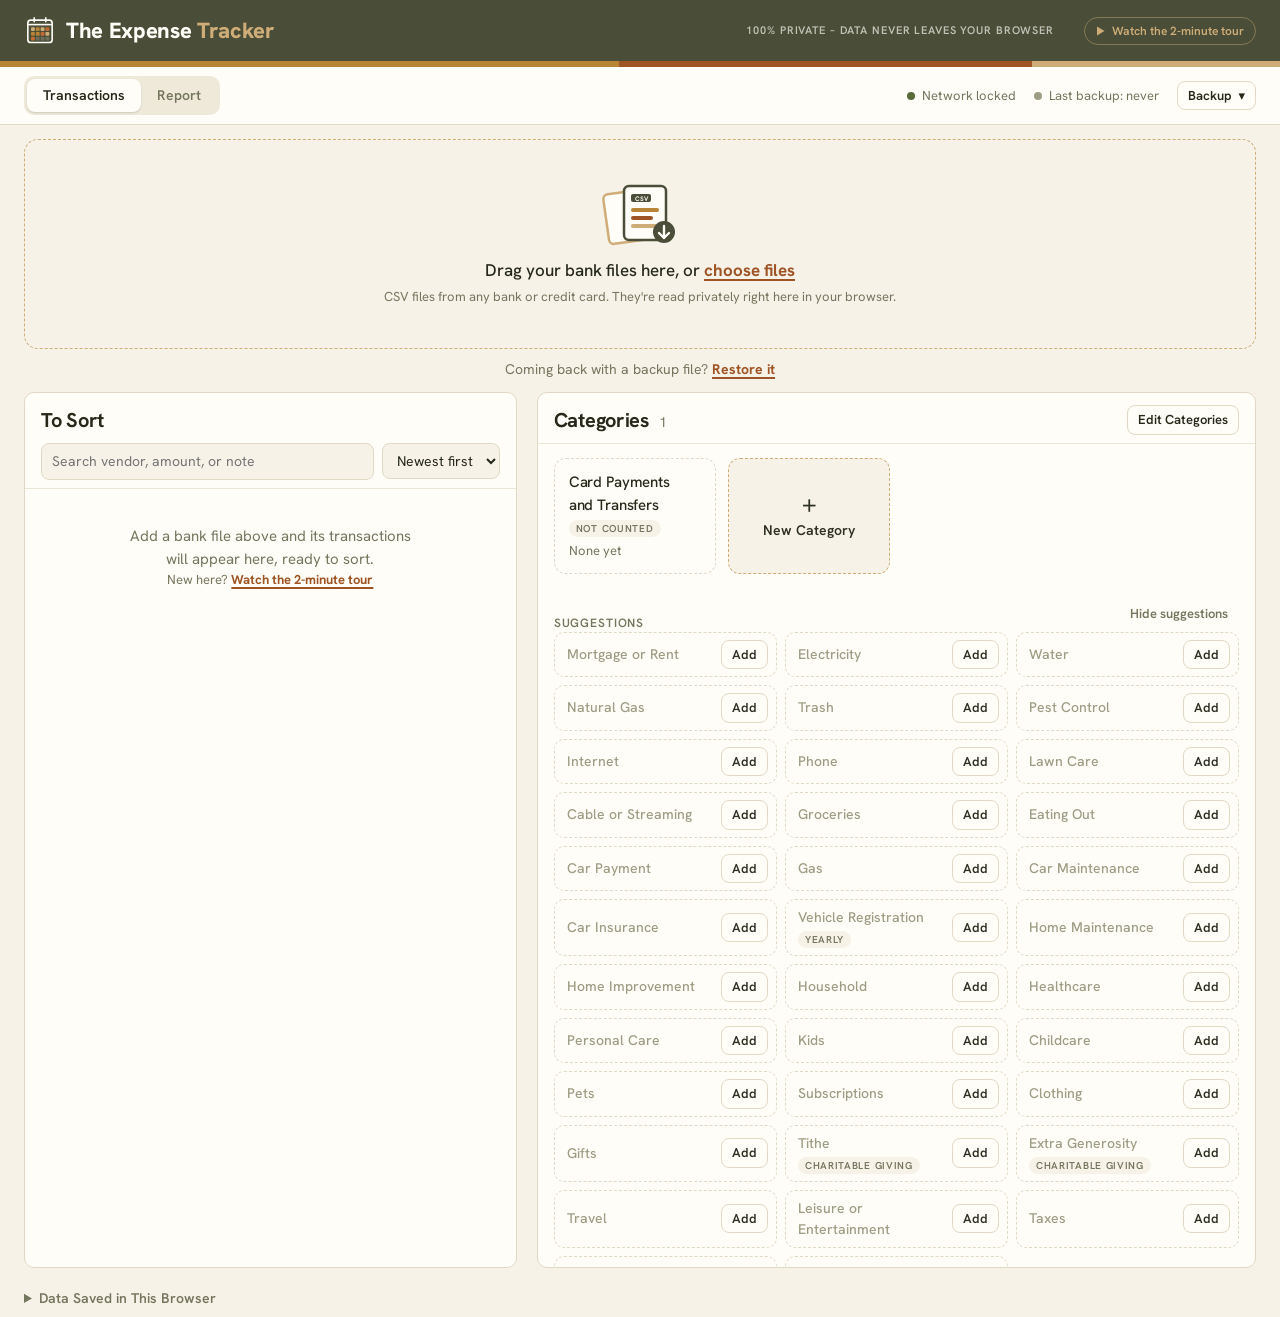
<file: index.html>
<!doctype html>
<html lang="en">
<head>
<meta charset="utf-8">
<!-- Network lock: this page may load only its own files and may not contact any server. -->
<meta http-equiv="Content-Security-Policy" content="default-src 'none'; script-src 'self'; style-src 'self'; font-src 'self'; img-src 'self' data: blob:; connect-src 'none'; worker-src 'none'; form-action 'none'; base-uri 'none'; object-src 'none'; require-trusted-types-for 'script'; trusted-types exceljs xml-reader">
<meta name="referrer" content="no-referrer">
<meta name="viewport" content="width=device-width, initial-scale=1, viewport-fit=cover">
<title>The Expense Tracker</title>
<link rel="icon" href="img/icon.svg" type="image/svg+xml">
<link rel="stylesheet" href="css/app.css">
<script type="module" src="js/app.js"></script>
</head>
<body>
<header class="app-header">
  <h1 class="wordmark">
    <svg class="logo" width="32" height="32" viewBox="0 0 100 100" aria-hidden="true" focusable="false"><rect x="12" y="16" width="76" height="70" rx="9" fill="none" stroke="#FFFDF7" stroke-width="5"/><path d="M12 30 H88" stroke="#FFFDF7" stroke-width="5"/><g stroke="#FFFDF7" stroke-width="5" stroke-linecap="round"><path d="M32 9 V21"/><path d="M68 9 V21"/></g><rect x="22" y="38" width="12" height="12" rx="2.5" fill="#CFAD78"/><rect x="37" y="38" width="12" height="12" rx="2.5" fill="#B88435"/><rect x="52" y="38" width="12" height="12" rx="2.5" fill="#CFAD78"/><rect x="67" y="38" width="12" height="12" rx="2.5" fill="#C26A35"/><rect x="22" y="53" width="12" height="12" rx="2.5" fill="#B88435"/><rect x="37" y="53" width="12" height="12" rx="2.5" fill="#B88435"/><rect x="52" y="53" width="12" height="12" rx="2.5" fill="#C26A35"/><rect x="67" y="53" width="12" height="12" rx="2.5" fill="#CFAD78"/><rect x="22" y="68" width="12" height="12" rx="2.5" fill="#C26A35"/><rect x="37" y="68" width="12" height="12" rx="2.5" fill="#FFFDF7" fill-opacity="0.18"/><rect x="52" y="68" width="12" height="12" rx="2.5" fill="#FFFDF7" fill-opacity="0.18"/><rect x="67" y="68" width="12" height="12" rx="2.5" fill="#FFFDF7" fill-opacity="0.18"/></svg>
    <span class="wm-text">The Expense <span>Tracker</span></span>
  </h1>
  <p class="privacy-tag">100% private – Data never leaves your browser</p>
  <a class="tour-link" href="tour.html" target="_blank" rel="noopener noreferrer"><svg width="12" height="12" viewBox="0 0 12 12" aria-hidden="true" focusable="false"><path d="M3 1.5 L10.5 6 L3 10.5 Z" fill="currentColor"/></svg>Watch the 2-minute tour</a>
</header>
<div class="ribbon" aria-hidden="true"><span class="r-ochre"></span><span class="r-rust"></span><span class="r-sand"></span></div>

<div class="toolbar">
  <nav class="page-switch" aria-label="Pages">
    <button type="button" class="seg-btn" data-page="transactions" aria-current="page">Transactions</button>
    <button type="button" class="seg-btn" data-page="report">Report</button>
  </nav>
  <div class="status" role="status" aria-live="polite">
    <span class="status-item"><span class="dot" id="net-dot"></span><span id="net-text">Checking network lock…</span></span>
    <span class="status-item" id="persist-item" hidden><span class="dot" id="persist-dot"></span><span id="persist-text"></span></span>
    <span class="status-item"><span class="dot" id="backup-dot"></span><span id="backup-text">Last backup: never</span></span>
  </div>
  <div class="menu-wrap">
    <button type="button" class="btn btn-small menu-btn" id="backup-menu-btn" aria-haspopup="menu" aria-expanded="false" aria-controls="backup-menu">Backup <span aria-hidden="true">▾</span></button>
    <div class="menu" id="backup-menu" role="menu" hidden>
      <button type="button" role="menuitem" class="menu-item" id="backup-btn">Save backup<span class="menu-note">An Excel file of your report and transactions that can also restore everything</span></button>
      <button type="button" role="menuitem" class="menu-item" id="restore-btn">Restore from backup<span class="menu-note">Load a backup file you saved earlier</span></button>
    </div>
    <input type="file" id="restore-input" accept=".xlsx,.json,application/vnd.openxmlformats-officedocument.spreadsheetml.sheet,application/json" class="visually-hidden" tabindex="-1">
  </div>
</div>

<div class="banners" id="banners"></div>

<div id="page-transactions">
<section class="accounts-bar" aria-labelledby="import-heading" id="import-section">
  <div class="accounts-head" id="accounts-head" hidden>
    <h2 id="import-heading" class="zone-title">Accounts</h2>
    <div class="account-chips" id="account-chips"></div>
    <button type="button" class="btn btn-quiet btn-small" id="manage-toggle" aria-expanded="false" aria-controls="accounts-manage" hidden>Manage accounts</button>
  </div>
  <div class="import-zone" id="import-zone">
    <svg class="zone-art" width="84" height="64" viewBox="0 0 84 64" aria-hidden="true" focusable="false">
      <rect x="8" y="10" width="40" height="50" rx="5" fill="#FFFDF7" stroke="#CFAD78" stroke-width="2.5" transform="rotate(-8 28 35)"/>
      <rect x="26" y="4" width="42" height="54" rx="5" fill="#FFFDF7" stroke="#4A4D37" stroke-width="2.5"/>
      <rect x="33" y="12" width="20" height="8" rx="2" fill="#4A4D37"/>
      <text x="43" y="18.6" text-anchor="middle" font-family="Hanken Grotesk, sans-serif" font-size="6.5" font-weight="700" fill="#FFFDF7">CSV</text>
      <rect x="33" y="26" width="28" height="4" rx="2" fill="#B88435"/>
      <rect x="33" y="34" width="22" height="4" rx="2" fill="#9E5424"/>
      <rect x="33" y="42" width="26" height="4" rx="2" fill="#CFAD78"/>
      <circle cx="66" cy="50" r="11" fill="#4A4D37"/>
      <path d="M66 44 V56 M61 51 L66 56 L71 51" stroke="#FFFDF7" stroke-width="2.4" fill="none" stroke-linecap="round" stroke-linejoin="round"/>
    </svg>
    <div class="zone-copy">
      <p class="zone-text">Drag your bank files here, or <button type="button" class="zone-link" id="import-choose">choose files</button></p>
      <p class="zone-sub">CSV files from any bank or credit card. They're read privately right here in your browser.</p>
    </div>
    <input type="file" id="import-input" accept=".csv,.txt,.tsv,text/csv" multiple class="visually-hidden" tabindex="-1">
  </div>
  <p class="restore-hint" id="restore-hint" hidden>Coming back with a backup file? <button type="button" class="zone-link" id="restore-hint-btn">Restore it</button></p>
  <div class="review" id="import-review" hidden></div>
  <div class="result" id="import-result" hidden></div>
  <div id="accounts-manage" hidden>
    <p class="lede small">Rename an account by editing its name. Files are read here in your browser and never uploaded anywhere.</p>
    <div class="accounts" id="accounts-list"></div>
  </div>
  <div class="dup-review" id="dup-review" hidden></div>
</section>

<main class="workspace" id="workspace">
  <section class="column inbox-col" aria-labelledby="inbox-heading">
    <div class="col-head">
      <div class="col-title">
        <h2 id="inbox-heading">To Sort</h2>
        <span class="col-count" id="inbox-count"></span>
        <div class="year-tabs" id="year-tabs" role="tablist" aria-label="Year"></div>
      </div>
      <div class="inbox-tools">
        <label class="search">
          <span class="visually-hidden">Search transactions</span>
          <input type="search" id="inbox-search" placeholder="Search vendor, amount, or note" autocomplete="off">
        </label>
        <label class="sort">
          <span class="visually-hidden">Sort</span>
          <select id="inbox-sort">
            <option value="newest">Newest first</option>
            <option value="oldest">Oldest first</option>
            <option value="az">Vendor A–Z</option>
            <option value="za">Vendor Z–A</option>
          </select>
        </label>
      </div>
      <div class="selection-bar" id="selection-bar"></div>
    </div>
    <div class="inbox" id="inbox" role="list" aria-labelledby="inbox-heading"></div>
  </section>

  <section class="column cats-col" aria-labelledby="cats-heading">
    <div class="col-head">
      <div class="col-title">
        <h2 id="cats-heading">Categories</h2>
        <span class="col-count" id="cats-count"></span>
        <div class="page-switch order-switch" id="order-switch" role="group" aria-label="Category order" hidden>
          <button type="button" class="seg-btn" data-order="mine" aria-pressed="true">My Order</button>
          <button type="button" class="seg-btn" data-order="az" aria-pressed="false">A–Z</button>
        </div>
        <button type="button" class="btn btn-small edit-cats" id="edit-cats" aria-pressed="false" hidden>Edit Categories</button>
      </div>
    </div>
    <div class="cat-scroll">
      <div class="cat-grid" id="cat-grid"></div>
      <div class="suggestions" id="suggestions" hidden></div>
    </div>
  </section>
</main>
</div>

<main class="report-page" id="page-report" hidden>
  <div id="report-root"></div>
</main>

<details class="data-panel" id="data-panel">
  <summary>Data Saved in This Browser</summary>
  <div class="data-body">
    <p class="lede">Everything you add stays in this browser on this computer. A backup file is your copy to keep.</p>
    <div class="counts">
      <div class="count"><div class="label">Accounts</div><div class="value" id="count-accounts">0</div></div>
      <div class="count"><div class="label">Transactions</div><div class="value" id="count-transactions">0</div></div>
      <div class="count"><div class="label">Categories</div><div class="value" id="count-categories">0</div></div>
      <div class="count"><div class="label">Sorted</div><div class="value" id="count-sorted">0%</div></div>
    </div>

    <div class="confirm" id="restore-confirm" hidden>
      <p id="restore-summary"></p>
      <p>Restoring replaces everything currently saved in this browser.</p>
      <div class="actions">
        <button type="button" class="btn btn-danger" id="restore-yes">Replace my data</button>
        <button type="button" class="btn" id="restore-no">Cancel</button>
      </div>
    </div>

    <h3 class="tools-title">Delete Your Data</h3>
    <p class="lede small">Removes every account, transaction, and category from this browser, for example when you're done using a shared computer. Save a backup first if you might want them later.</p>
    <div class="tools">
      <button type="button" class="btn" id="demo-btn" hidden>Load demo data</button>
      <button type="button" class="btn" id="erase-btn">Delete all data from this browser</button>
    </div>
    <div class="confirm" id="erase-confirm" hidden>
      <p>Delete every account, transaction, and category saved in this browser? This can't be undone unless you have a backup.</p>
      <div class="actions">
        <button type="button" class="btn btn-danger" id="erase-yes">Delete everything</button>
        <button type="button" class="btn" id="erase-no">Cancel</button>
      </div>
    </div>
  </div>
</details>

<div class="toast" id="toast" role="status" aria-live="polite" hidden></div>
</body>
</html>
</file>
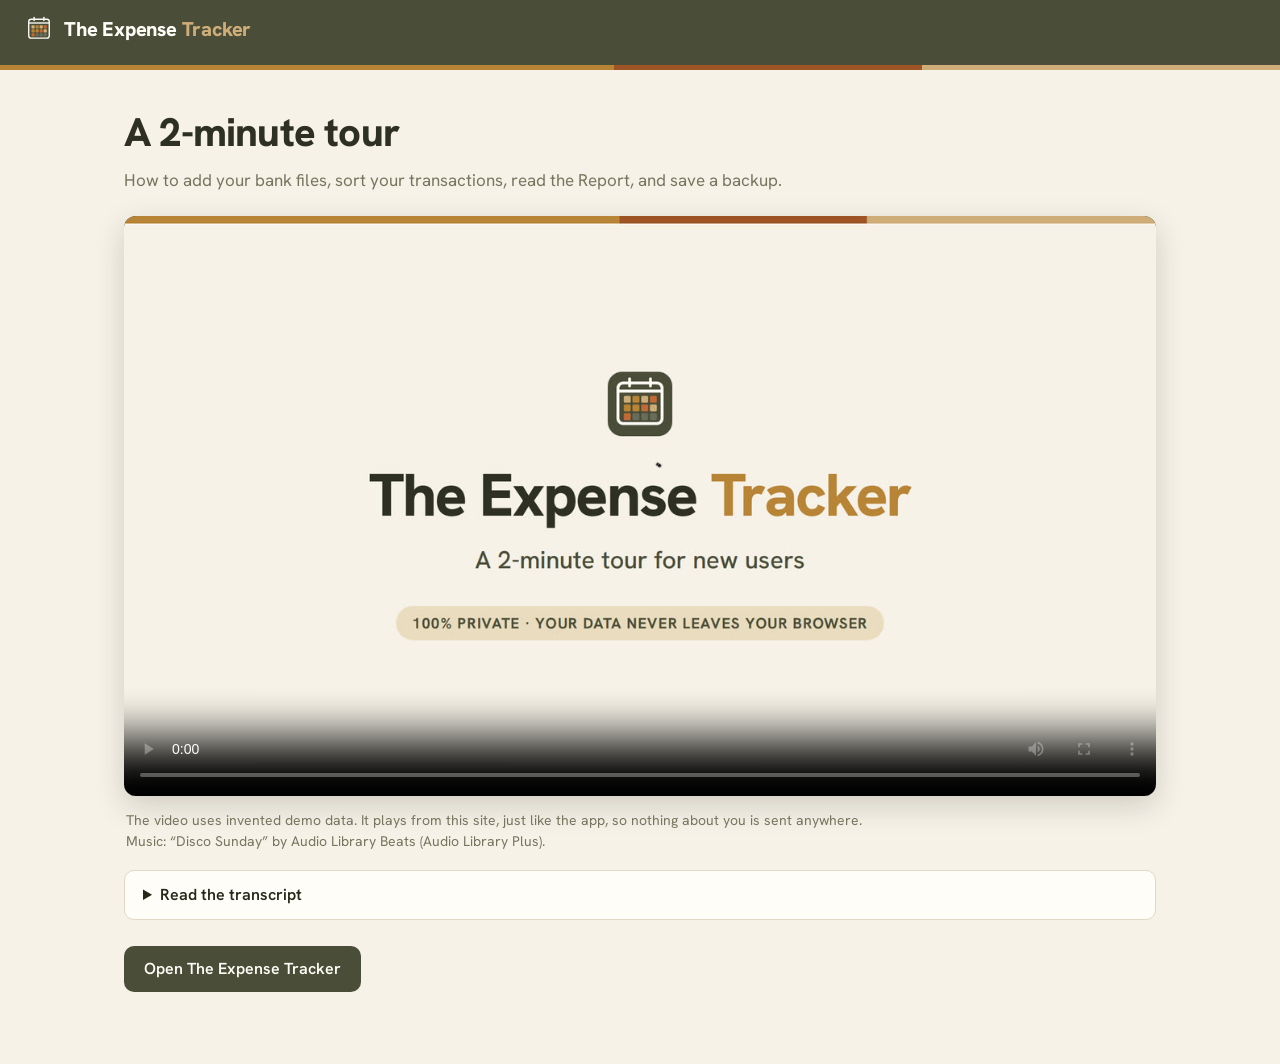
<file: tour.html>
<!doctype html>
<html lang="en">
<head>
<meta charset="utf-8">
<!-- Like the app, this page loads only its own files and contacts no other server. It may also play the tour video. -->
<meta http-equiv="Content-Security-Policy" content="default-src 'none'; style-src 'self'; font-src 'self'; img-src 'self'; media-src 'self'; form-action 'none'; base-uri 'none'; object-src 'none'">
<meta name="referrer" content="no-referrer">
<meta name="viewport" content="width=device-width, initial-scale=1, viewport-fit=cover">
<title>Tour · The Expense Tracker</title>
<link rel="icon" href="img/icon.svg" type="image/svg+xml">
<link rel="stylesheet" href="css/tour.css">
</head>
<body>
<header class="tour-head">
  <a class="tour-brand" href="./"><img src="img/icon.svg" width="30" height="30" alt=""><span class="tour-name">The Expense <span>Tracker</span></span></a>
</header>
<div class="tour-ribbon" aria-hidden="true"><span></span><span></span><span></span></div>
<main class="tour-main">
  <h1>A 2-minute tour</h1>
  <p class="lede">How to add your bank files, sort your transactions, read the Report, and save a backup.</p>
  <video controls preload="metadata" playsinline poster="media/tour-poster.jpg" width="1920" height="1080">
    <source src="media/tour.mp4" type="video/mp4">
    Your browser can't play this video. <a href="media/tour.mp4">Download it</a> instead.
  </video>
  <p class="note">The video uses invented demo data. It plays from this site, just like the app, so nothing about you is sent anywhere.<br>Music: “Disco Sunday” by Audio Library Beats (Audio Library Plus).</p>
  <details class="steps">
    <summary>Read the transcript</summary>
    <ol>
        <li>Welcome to The Expense Tracker. Everything you do here stays in your browser. The network is locked, so your financial data is never sent anywhere.</li>
        <li>To get started, download CSV files from your bank and credit card websites.</li>
        <li>Choose a file, and the app reads it right here in your browser and shows you a preview. Give the account a name, and add it.</li>
        <li>Add your other accounts the same way.</li>
        <li>When you pay a card from your checking account, the app matches up the two sides for you.</li>
        <li>Next, set up your categories. You can add suggestions with one click,</li>
        <li>or create your own.</li>
        <li>Every category has a type. Click the i button to see what each one means.</li>
        <li>Income is money you earn. Charitable giving is donations and tithes.</li>
        <li>Outbound savings is money you move out of your regular cash flow ecosystem, into retirement or long-term savings accounts.</li>
        <li>Spending is your everyday expenses. Sort refunds here too, so they offset what you spent.</li>
        <li>Reimbursable is for costs that someone pays you back for. And Not counted is for card payments and transfers between your own accounts, so they don&#x27;t get counted twice as spending.</li>
        <li>Pick the type from the dropdown, then add the category.</li>
        <li>Now for the sorting. Just drag a transaction into its category.</li>
        <li>To move a bunch at once, search for them, select them all, and move them together.</li>
        <li>You can also click one, then shift-click another to select everything in between.</li>
        <li>Click any category to see what&#x27;s inside.</li>
        <li>And switch to A to Z when you want to find a category quickly.</li>
        <li>Keep going until everything is sorted. Then open your Report.</li>
        <li>The Report shows every month, with totals and monthly averages.</li>
        <li>The Snapshot sums up your income, giving, savings, spending, and net.</li>
        <li>Click any amount to see the transactions behind it.</li>
        <li>If a cost only shows up now and then, the app asks about it, so your averages stay realistic.</li>
        <li>Your progress saves automatically in this browser. Just bookmark the site, and come back in the same browser each time. For extra peace of mind, you can also save a backup. It&#x27;s an Excel file of your report that can restore everything.</li>
        <li>You&#x27;re ready to go. Happy sorting!</li>
    </ol>
  </details>
  <p class="cta"><a class="btn-primary" href="./">Open The Expense Tracker</a></p>
</main>
</body>
</html>
</file>
<file: css/app.css>
/* The Expense Tracker — app styles.
   Layout concept: a calm cream workspace; a slim olive header, a status strip,
   then the working area (inbox left, categories right from stage 3 on).
   Single deliberate light look built on the Marigold brand palette. */

@font-face {
  font-family: "Hanken Grotesk";
  src: url("../fonts/hanken-grotesk-latin-400-normal.woff2") format("woff2");
  font-weight: 400;
  font-display: swap;
}
@font-face {
  font-family: "Hanken Grotesk";
  src: url("../fonts/hanken-grotesk-latin-500-normal.woff2") format("woff2");
  font-weight: 500;
  font-display: swap;
}
@font-face {
  font-family: "Hanken Grotesk";
  src: url("../fonts/hanken-grotesk-latin-600-normal.woff2") format("woff2");
  font-weight: 600;
  font-display: swap;
}
@font-face {
  font-family: "Hanken Grotesk";
  src: url("../fonts/hanken-grotesk-latin-700-normal.woff2") format("woff2");
  font-weight: 700;
  font-display: swap;
}

@font-face {
  font-family: "Hanken Grotesk";
  src: url("../fonts/hanken-grotesk-latin-800-normal.woff2") format("woff2");
  font-weight: 800;
  font-display: swap;
}

:root {
  /* Brand */
  --olive: #4A4D37;
  --olive-deep: #2E3023;
  --ochre: #B88435;
  --rust: #9E5424;
  --sand: #CFAD78;
  --sand-soft: #EADCBC;
  /* Surfaces and text */
  --paper: #F6F2E8;
  --card: #FFFDF7;
  --ink: #262819;
  --muted: #75765E;
  --faint: #9D9D85;
  --line: #E0D9C5;
  --line-soft: #ECE6D4;
  /* Status */
  --good: #5A6B3B;
  --good-bg: #E9EDDD;
  --warn: #8A5E1C;
  --warn-bg: #F6E7C8;
  --alert: #9E5424;
  --alert-bg: #F5E1D3;
  /* Type */
  --display: "Hanken Grotesk", "Segoe UI", system-ui, -apple-system, sans-serif;
  --body: "Hanken Grotesk", "Segoe UI", system-ui, -apple-system, sans-serif;
  --radius: 10px;
  color-scheme: light;
}

* { box-sizing: border-box; }

html, body { height: 100%; }

body {
  margin: 0;
  background: var(--paper);
  color: var(--ink);
  font-family: var(--body);
  font-size: 15px;
  line-height: 1.5;
}

button, input, select { font: inherit; color: inherit; }

:focus-visible { outline: 2px solid var(--ochre); outline-offset: 2px; }

[hidden] { display: none !important; }

.visually-hidden {
  position: absolute; width: 1px; height: 1px; overflow: hidden;
  clip: rect(0 0 0 0); white-space: nowrap;
}

/* Header */
.app-header {
  background: var(--olive);
  color: var(--card);
  padding-block: 14px;
  padding-inline: 24px;
  display: flex;
  flex-wrap: wrap;
  align-items: center;
  justify-content: space-between;
  gap: 12px;
}
.wordmark {
  font-family: var(--display);
  font-size: 22px;
  font-weight: 800;
  margin: 0;
  letter-spacing: -0.015em;
}
.wordmark { display: flex; align-items: center; gap: 10px; }
.wordmark .logo { flex: none; }
.wm-text span { color: var(--sand); }

/* Brand ribbon under the header: ochre, rust, sand, echoing the arc logo */
.ribbon { display: flex; height: 6px; }
.ribbon span { display: block; }
.r-ochre { flex: 3; background: var(--ochre); }
.r-rust { flex: 2; background: var(--rust); }
.r-sand { flex: 1.2; background: var(--sand); }
.privacy-tag {
  margin: 0 0 0 auto; font-size: 11px; font-weight: 600; letter-spacing: 0.08em; text-transform: uppercase;
  color: rgba(255, 253, 247, 0.66); white-space: nowrap;
}

.tour-link {
  margin-left: 18px; display: inline-flex; align-items: center; gap: 6px; font-size: 12px; font-weight: 600;
  color: var(--sand); text-decoration: none; white-space: nowrap; border: 1px solid rgba(207, 173, 120, 0.45); border-radius: 999px; padding: 4px 11px 4px 9px;
}
.tour-link:hover { color: var(--card); border-color: var(--sand); }
.tour-link:focus-visible { outline: 2px solid var(--sand); outline-offset: 2px; }

/* Buttons */
.btn {
  border: 1px solid var(--line);
  background: var(--card);
  color: var(--ink);
  border-radius: 8px;
  padding: 7px 14px;
  font-weight: 600;
  font-size: 14px;
  cursor: pointer;
}
.btn:hover { border-color: var(--sand); }
.btn-on-dark {
  background: transparent;
  color: var(--card);
  border-color: rgba(255, 253, 247, 0.35);
}
.btn-on-dark:hover { border-color: var(--sand); background: rgba(255, 253, 247, 0.08); }
.btn-primary { background: var(--olive); color: var(--card); border-color: var(--olive); }
.btn-primary:hover { background: var(--olive-deep); border-color: var(--olive-deep); }
.btn-danger { background: var(--rust); color: var(--card); border-color: var(--rust); }
.btn-danger:hover { background: #84451D; border-color: #84451D; }
.btn-quiet { background: transparent; border-color: transparent; color: var(--muted); }
.btn-quiet:hover { color: var(--ink); border-color: var(--line); }
.btn:disabled { opacity: 0.55; cursor: not-allowed; }

/* Toolbar under the banner: page switch, status, backup menu */
.toolbar {
  display: flex;
  flex-wrap: wrap;
  align-items: center;
  gap: 10px 18px;
  padding-block: 9px;
  padding-inline: 24px;
  background: var(--card);
  border-bottom: 1px solid var(--line);
  font-size: 13px;
  color: var(--muted);
}
.page-switch { display: inline-flex; background: #EFE9DA; border-radius: 10px; padding: 3px; }
.seg-btn {
  border: 0; background: transparent; color: var(--muted); cursor: pointer;
  font-weight: 600; font-size: 14px; padding: 6px 16px; border-radius: 8px;
}
.seg-btn:hover { color: var(--ink); }
.seg-btn[aria-current="page"] { background: var(--card); color: var(--ink); box-shadow: 0 1px 2px rgba(38, 40, 25, 0.16); }
/* Everything sorted: the Report button glows until it's opened */
.seg-btn.ready { position: relative; color: var(--ink); background: var(--sand-soft); box-shadow: 0 0 0 2px var(--ochre); animation: ready-glow 1.8s ease-in-out 3; }
.seg-btn.ready::after {
  content: ""; position: absolute; top: 3px; right: 4px; width: 7px; height: 7px; border-radius: 50%; background: var(--rust);
}
@keyframes ready-glow { 0%, 100% { box-shadow: 0 0 0 2px var(--ochre); } 50% { box-shadow: 0 0 0 5px rgba(184, 132, 53, 0.35); } }
.status { display: flex; flex-wrap: wrap; align-items: center; gap: 6px 18px; margin-left: auto; }
.menu-wrap { position: relative; }
.menu-btn { display: inline-flex; align-items: center; gap: 6px; }
.menu {
  position: absolute; right: 0; top: calc(100% + 6px); z-index: 20;
  width: 250px; background: var(--card); border: 1px solid var(--line); border-radius: 10px;
  box-shadow: 0 8px 24px rgba(38, 40, 25, 0.14); padding: 5px; display: grid; gap: 2px;
}
.menu-item {
  display: grid; gap: 2px; text-align: left; border: 0; background: transparent; border-radius: 7px;
  padding: 8px 10px; cursor: pointer; color: var(--ink); font-weight: 600; font-size: 14px;
}
.menu-item:hover, .menu-item:focus-visible { background: var(--paper); outline: none; }
.menu-note { font-weight: 400; font-size: 12px; color: var(--muted); }
.report-page { max-width: 1480px; margin-inline: auto; padding: 20px 24px; }

.status-item { display: inline-flex; align-items: center; gap: 7px; }
.dot { width: 8px; height: 8px; border-radius: 50%; background: var(--faint); flex: none; }
.dot.good { background: var(--good); }
.dot.warn { background: var(--ochre); }
.dot.alert { background: var(--rust); }
.status-item strong { color: var(--ink); font-weight: 600; }

/* Banners */
.banners { display: grid; gap: 8px; padding-inline: 24px; padding-block: 12px 0; max-width: 1480px; margin-inline: auto; }
.banners:empty { display: none; }
.banner {
  border-radius: var(--radius);
  padding: 10px 14px;
  font-size: 14px;
  display: flex;
  gap: 12px;
  align-items: flex-start;
  justify-content: space-between;
}
.banner p { margin: 0; min-width: 0; }
.banner.warn { background: var(--warn-bg); color: var(--warn); }
.banner.alert { background: var(--alert-bg); color: var(--alert); }
.banner.good { background: var(--good-bg); color: var(--good); }
.banner .btn { flex: none; padding: 3px 10px; font-size: 13px; }

.panel {
  background: var(--card);
  border: 1px solid var(--line);
  border-radius: var(--radius);
  padding: 20px 22px;
  min-width: 0;
}
.panel h2 {
  font-family: var(--display);
  font-weight: 700;
  font-size: 20px;
  margin: 0 0 6px;
  text-wrap: balance;
}
.panel p { margin: 0; max-width: 65ch; }
.panel .lede { color: var(--muted); }

.import-zone {
  margin-top: 0;
  border: 1.5px dashed var(--sand);
  border-radius: 14px;
  background: var(--paper);
  color: var(--muted);
  display: flex;
  flex-direction: column;
  align-items: center;
  justify-content: center;
  gap: 12px;
  min-height: 210px;
  padding: 28px 20px;
  text-align: center;
  cursor: pointer;
  transition: border-color 0.15s ease, background-color 0.15s ease;
}
.import-zone:hover { border-color: var(--ochre); background: #F2ECDD; }
.import-zone.dragging { border-color: var(--olive); border-style: solid; background: var(--sand-soft); }
.import-zone.compact { flex-direction: row; min-height: 112px; padding: 18px 24px; gap: 18px; }
.import-zone.compact .zone-copy { text-align: left; }
.zone-art { flex: none; }
.zone-copy { display: grid; gap: 4px; }
.zone-text { margin: 0; font-size: 17px; color: var(--ink); font-weight: 500; }
.zone-sub { margin: 0; font-size: 13px; color: var(--muted); }
.zone-link {
  border: 0; background: none; padding: 0; font: inherit; font-weight: 700; color: var(--rust);
  text-decoration: underline; text-decoration-thickness: 1.5px; text-underline-offset: 3px; cursor: pointer;
}
.zone-link:hover { color: #7E421C; }

h3 { font-family: var(--display); font-weight: 700; font-size: 17px; margin: 0; letter-spacing: -0.01em; text-wrap: balance; }
h4 { font-size: 12px; text-transform: uppercase; letter-spacing: 0.07em; color: var(--muted); margin: 18px 0 8px; font-weight: 600; }
.small { font-size: 13px; }
.muted { color: var(--muted); }
.lede.small { margin-top: 6px; }
.btn-small { padding: 4px 10px; font-size: 13px; }
.row-between { display: flex; flex-wrap: wrap; align-items: center; justify-content: space-between; gap: 8px; }
.row-between h4 { margin-bottom: 0; }
.actions { display: flex; flex-wrap: wrap; gap: 8px; margin-top: 14px; }
.error-text { color: var(--alert); font-weight: 600; margin-top: 10px; }
.warn-text { color: var(--warn); }

.review, .result, .dup-review {
  margin-top: 16px;
  border: 1px solid var(--line);
  border-radius: var(--radius);
  padding: 16px 18px;
  background: var(--card);
  min-width: 0;
}
.review { border-color: var(--sand); box-shadow: 0 0 0 3px var(--sand-soft); }
.review-head { display: flex; flex-wrap: wrap; align-items: baseline; justify-content: space-between; gap: 8px; }
.queue-note { font-size: 13px; color: var(--muted); }
.facts { margin: 6px 0 0; color: var(--ink); }
.notes { margin: 10px 0 0; padding-left: 18px; color: var(--muted); font-size: 14px; display: grid; gap: 4px; }
.unreadable { margin-top: 8px; font-size: 13px; color: var(--muted); }
.unreadable ul { margin: 6px 0 0; padding-left: 18px; }

.columns-grid { display: grid; grid-template-columns: repeat(auto-fit, minmax(200px, 1fr)); gap: 10px 14px; margin-bottom: 6px; }
.field { display: grid; gap: 4px; font-size: 13px; color: var(--muted); }
.field select, .inline-input {
  border: 1px solid var(--line);
  border-radius: 7px;
  padding: 6px 8px;
  background: var(--card);
  color: var(--ink);
  font-size: 14px;
  min-width: 0;
  max-width: 100%;
}

.table-wrap { overflow-x: auto; }
table.preview { border-collapse: collapse; width: 100%; font-size: 14px; font-variant-numeric: tabular-nums; }
table.preview th { text-align: left; font-size: 12px; color: var(--muted); font-weight: 600; padding: 4px 10px 6px 0; border-bottom: 1px solid var(--line); }
table.preview td { padding: 6px 10px 6px 0; border-bottom: 1px solid var(--line-soft); vertical-align: top; }
table.preview .num { text-align: right; white-space: nowrap; padding-right: 0; }
.out { color: var(--ink); }
.in { color: var(--good); }
.memo { color: var(--muted); }

.check { display: flex; gap: 8px; align-items: flex-start; margin-top: 12px; font-size: 14px; }
.check input { margin-top: 3px; }

.choices { display: grid; gap: 8px; }
.choice {
  display: flex; gap: 10px; align-items: flex-start;
  border: 1px solid var(--line); border-radius: 8px; padding: 9px 12px; cursor: pointer;
}
.choice.chosen { border-color: var(--olive); background: var(--paper); }
.choice input[type=radio] { margin-top: 4px; }
.choice-text { display: grid; gap: 4px; min-width: 0; flex: 1; }
.suggest { font-size: 13px; color: var(--good); }
.choice .inline-input { width: min(360px, 100%); }
.plan { margin-top: 12px; font-weight: 600; }

.accounts { margin-top: 16px; display: grid; grid-template-columns: repeat(auto-fill, minmax(280px, 1fr)); gap: 12px; }
.account { border: 1px solid var(--line); border-radius: var(--radius); padding: 12px 14px; min-width: 0; display: grid; gap: 4px; align-content: start; }
.account-top { display: flex; align-items: center; gap: 8px; }
.account-name {
  flex: 1; min-width: 0;
  font-family: var(--display); font-size: 16px; font-weight: 700;
  border: 1px solid transparent; border-radius: 6px; padding: 2px 6px; margin-left: -6px;
  background: transparent; color: var(--ink);
}
.account-name:hover { border-color: var(--line); }
.account-name:focus { border-color: var(--sand); background: var(--card); outline: none; }
.kind { font-size: 11px; text-transform: uppercase; letter-spacing: 0.07em; color: var(--muted); background: var(--paper); border-radius: 999px; padding: 2px 8px; flex: none; }
.account-meta { margin: 0; color: var(--muted); font-size: 13px; }
.account-actions { display: flex; flex-wrap: wrap; gap: 4px; margin-left: -10px; }
.history { margin: 6px 0 0; padding-left: 18px; font-size: 13px; display: grid; gap: 6px; }

.dup-list { list-style: none; margin: 10px 0 0; padding: 0; display: grid; gap: 10px; }
.dup-list li { border-top: 1px solid var(--line-soft); padding-top: 10px; }
.dup-pair { display: grid; grid-template-columns: repeat(auto-fit, minmax(240px, 1fr)); gap: 8px 16px; font-size: 14px; }
.tag { font-size: 11px; text-transform: uppercase; letter-spacing: 0.06em; background: var(--sand-soft); color: var(--olive-deep); border-radius: 4px; padding: 1px 6px; }
.dup-list .actions { margin-top: 8px; }

.counts {
  display: grid;
  grid-template-columns: repeat(auto-fit, minmax(150px, 1fr));
  gap: 12px;
  margin-top: 14px;
}
.count {
  border: 1px solid var(--line-soft);
  border-radius: 8px;
  padding: 10px 14px;
}
.count .label {
  font-size: 12px;
  text-transform: uppercase;
  letter-spacing: 0.06em;
  color: var(--muted);
}
.count .value {
  font-size: 22px;
  font-weight: 600;
  font-variant-numeric: tabular-nums;
}

/* Confirmation panel */
.confirm {
  margin-top: 14px;
  border-radius: var(--radius);
  padding: 14px 16px;
  background: var(--alert-bg);
  color: var(--alert);
  display: grid;
  gap: 10px;
}
.confirm p { margin: 0; }
.confirm .actions { display: flex; flex-wrap: wrap; gap: 8px; }

.tools { display: flex; flex-wrap: wrap; gap: 8px; margin-top: 12px; }
.note { font-size: 13px; color: var(--muted); margin-top: 10px; }

/* Toast */
.toast {
  position: fixed;
  left: 50%;
  bottom: calc(24px + env(safe-area-inset-bottom, 0px));
  transform: translateX(-50%);
  background: var(--olive-deep);
  color: var(--card);
  padding: 10px 16px;
  border-radius: 8px;
  font-size: 14px;
  max-width: calc(100% - 32px);
}



@media (prefers-reduced-motion: reduce) {
  * { animation: none !important; transition: none !important; }
}

/* ---------- Page tabs ---------- */


/* ---------- Accounts bar ---------- */
.accounts-bar { max-width: 1480px; margin-inline: auto; padding-inline: 24px; padding-block: 14px 0; }
.accounts-head { display: flex; flex-wrap: wrap; align-items: center; gap: 8px 10px; margin-bottom: 10px; }
.zone-title { font-family: var(--display); font-weight: 700; font-size: 17px; letter-spacing: -0.01em; margin: 0 6px 0 0; color: var(--ink); }
.account-chips { display: flex; flex-wrap: wrap; gap: 6px; }
.account-chips:empty { display: none; }
.chip {
  display: inline-flex; align-items: center; gap: 8px;
  border: 1px solid var(--line); background: var(--card); color: var(--ink);
  border-radius: 999px; padding: 4px 6px 4px 12px; font-size: 13px; font-weight: 600; cursor: pointer;
}
.chip:hover { border-color: var(--sand); }
.chip-count { background: var(--paper); color: var(--muted); border-radius: 999px; padding: 1px 8px; font-weight: 500; font-variant-numeric: tabular-nums; }
#accounts-manage { margin-top: 12px; }
#accounts-manage .accounts { margin-top: 8px; }

/* ---------- Workspace ---------- */
.workspace {
  max-width: 1480px;
  margin-inline: auto;
  padding-inline: 24px;
  padding-block: 12px;
  display: grid;
  grid-template-columns: minmax(360px, 40%) minmax(0, 1fr);
  gap: 20px;
  /* Fills the whole screen when scrolled to, so each column scrolls on its own. */
  height: max(560px, 100vh);
  scroll-margin-top: 0;
}
.column {
  background: var(--card);
  border: 1px solid var(--line);
  border-radius: var(--radius);
  display: flex;
  flex-direction: column;
  min-height: 0;
  min-width: 0;
}
.col-head { padding: 12px 16px 8px; border-bottom: 1px solid var(--line-soft); display: grid; gap: 8px; }
.col-title { display: flex; align-items: baseline; gap: 10px; }
.col-title h2 { font-family: var(--display); font-weight: 700; font-size: 20px; letter-spacing: -0.015em; margin: 0; }
.col-count { color: var(--muted); font-size: 14px; font-variant-numeric: tabular-nums; }

.year-tabs { display: flex; flex-wrap: wrap; gap: 4px; margin-left: auto; align-self: center; }
.year-tab {
  border: 1px solid var(--line); background: var(--card); color: var(--muted);
  border-radius: 7px; padding: 3px 12px; font-size: 13px; font-weight: 600; cursor: pointer; font-variant-numeric: tabular-nums;
}
.year-tab.active { background: var(--olive); border-color: var(--olive); color: var(--card); }

.inbox-tools { display: flex; gap: 8px; }
.search { flex: 1; min-width: 0; }
.search input, .sort select {
  width: 100%; border: 1px solid var(--line); border-radius: 8px; padding: 7px 10px;
  background: var(--paper); font-size: 14px; color: var(--ink);
}
.search input:focus, .sort select:focus { outline: 2px solid var(--ochre); outline-offset: 0; background: var(--card); }
.sort { flex: none; }
.selection-bar { display: flex; flex-wrap: wrap; align-items: center; gap: 6px; min-height: 26px; font-size: 13px; }
.selection-bar:empty { display: none; }
.sel-count { font-weight: 700; color: var(--olive-deep); }

/* ---------- Inbox bars ---------- */
.inbox { overflow-y: auto; padding: 8px 12px 14px; display: flex; flex-direction: column; gap: 4px; flex: 1; min-height: 0; }
.bar {
  --m: var(--olive);
  display: grid;
  grid-template-columns: minmax(0, 1fr) auto;
  background: var(--card);
  border: 1px solid var(--line);
  border-radius: 7px;
  overflow: hidden;
  flex: none;
  /* Bars scrolled out of view aren't drawn, which keeps a long inbox quick. */
  content-visibility: auto;
  contain-intrinsic-size: auto 36px;
}
.bar-main {
  display: flex; align-items: center; gap: 10px;
  min-width: 0; height: 34px; padding: 0 10px 0 0;
  background: transparent; border: 0; text-align: left; cursor: pointer; color: var(--ink); font-size: 14px;
}
.month-tab {
  align-self: stretch; flex: none; width: 46px;
  display: flex; align-items: center; justify-content: center; gap: 2px;
  background: var(--m); color: #FFFDF7;
  font-size: 11px; font-weight: 700; letter-spacing: 0.05em;
}
.bar-name { flex: 1; min-width: 0; white-space: nowrap; overflow: hidden; text-overflow: ellipsis; font-weight: 500; }
.bar-amount { flex: none; font-variant-numeric: tabular-nums; font-weight: 600; }
.bar-amount.in { color: var(--good); }
.pill {
  flex: none; font-size: 11px; font-weight: 600; color: var(--muted);
  background: var(--paper); border: 1px solid var(--line-soft); border-radius: 999px; padding: 1px 7px; white-space: nowrap;
}
.pill-warn { color: var(--warn); background: var(--warn-bg); border-color: transparent; }
.bar-expand {
  width: 34px; border: 0; border-left: 1px solid var(--line-soft); background: transparent; cursor: pointer; color: var(--muted);
  display: flex; align-items: center; justify-content: center; font-size: 20px;
}
.bar-expand:hover { color: var(--ink); background: var(--paper); }
.chev { display: inline-block; transition: transform 0.15s ease; line-height: 1; }
.bar.expanded .chev { transform: rotate(90deg); }
.bar:hover { border-color: var(--sand); }

.bar.selected { background: var(--m); border-color: var(--ink); box-shadow: 0 0 0 1px var(--ink); }
.bar.selected .bar-main, .bar.selected .bar-amount, .bar.selected .bar-amount.in, .bar.selected .bar-expand { color: #FFFDF7; }
.bar.selected .month-tab { background: rgba(0, 0, 0, 0.2); }
.bar.selected .bar-expand { border-left-color: rgba(255, 253, 247, 0.25); }
.bar.selected .bar-expand:hover { background: rgba(0, 0, 0, 0.12); }
.bar.selected .pill { background: rgba(255, 253, 247, 0.18); color: #FFFDF7; border-color: transparent; }
.tick { font-size: 12px; }

.bar-details {
  grid-column: 1 / -1; margin: 0; padding: 10px 14px 12px 56px;
  border-top: 1px solid var(--line-soft); background: var(--paper); color: var(--ink);
  display: grid; gap: 5px; font-size: 13px;
}
.detail { display: grid; grid-template-columns: 112px minmax(0, 1fr); gap: 10px; align-items: baseline; }
.detail dt { color: var(--muted); }
.detail dd { margin: 0; min-width: 0; overflow-wrap: anywhere; }
.detail.raw dd { font-family: ui-monospace, "SF Mono", Menlo, Consolas, monospace; font-size: 12px; color: var(--muted); }
.rename { display: grid; gap: 6px; }
.rename .inline-input { width: min(320px, 100%); }
.actions.tight { margin-top: 0; }

.empty { padding: 28px 12px; text-align: center; color: var(--muted); }
.empty p { margin: 0 auto; max-width: 36ch; }
.empty-action { margin-top: 14px; }
.all-sorted { padding-top: 40px; }
.all-sorted-title { font-family: var(--display); font-weight: 700; font-size: 18px; color: var(--ink); margin-bottom: 6px !important; }
.other-years { margin-top: 16px !important; }

/* ---------- Category grid ---------- */
.cat-scroll { overflow-y: auto; padding: 14px 16px 20px; flex: 1; min-height: 0; }
/* At most 4 across; fewer when the column is narrow */
.cat-grid { display: grid; grid-template-columns: repeat(auto-fill, minmax(max(150px, calc((100% - 36px) / 4)), 1fr)); gap: 12px; }
.cat {
  min-height: 104px; border: 1px solid var(--line); border-radius: 12px; background: var(--card);
  padding: 12px 14px; display: flex; flex-direction: column; gap: 4px; min-width: 0;
}
.cat-name { font-family: var(--body); font-weight: 500; font-size: 15px; margin: 0; overflow-wrap: anywhere; }
.cat-count { margin-top: auto; color: var(--muted); font-size: 13px; font-variant-numeric: tabular-nums; }
.cat-type {
  align-self: flex-start; font-size: 10px; text-transform: uppercase; letter-spacing: 0.07em;
  background: var(--paper); color: var(--muted); border-radius: 999px; padding: 1px 7px; font-weight: 600; max-width: 100%; overflow-wrap: anywhere;
}
.cat.type-income { border-color: #C9D3B2; }
.cat.type-saving { border-color: #D9C49A; }
.cat.type-excluded { border-style: dashed; }
.cat-add {
  align-items: center; justify-content: center; text-align: center; cursor: pointer;
  border: 1.5px dashed var(--sand); background: var(--paper); color: var(--olive-deep); font-weight: 600; font-size: 14px;
}
.cat-add:hover { border-color: var(--olive); background: var(--sand-soft); }
.cat-add .plus { font-size: 26px; line-height: 1; font-weight: 400; }
.cat-form { gap: 8px; border-color: var(--olive); }
.cat-form .inline-input, .cat-form select { width: 100%; border: 1px solid var(--line); border-radius: 7px; padding: 6px 8px; background: var(--card); font-size: 14px; }
.type-hint { margin: 0; }
.cat-grid.dense { grid-template-columns: repeat(auto-fill, minmax(max(128px, calc((100% - 30px) / 4)), 1fr)); gap: 10px; }
.cat-grid.dense .cat { min-height: 84px; padding: 10px 12px; }
.cat-grid.very-dense { grid-template-columns: repeat(auto-fill, minmax(max(112px, calc((100% - 24px) / 4)), 1fr)); gap: 8px; }
.cat-grid.very-dense .cat { min-height: 70px; padding: 8px 10px; }
.cat-grid.very-dense .cat-name { font-size: 14px; }
.cat-grid.dense .cat-form, .cat-grid.very-dense .cat-form { grid-column: span 2; }

.suggestions { margin-top: 22px; }
.sug-grid { display: grid; grid-template-columns: repeat(auto-fill, minmax(170px, 1fr)); gap: 8px; }
.sug {
  display: grid; grid-template-columns: minmax(0, 1fr) auto; align-items: center; gap: 8px;
  border: 1px dashed var(--line); border-radius: 10px; padding: 7px 8px 7px 12px; color: var(--faint); background: transparent;
}
.sug-text { display: grid; gap: 3px; justify-items: start; min-width: 0; }
.sug-name { font-weight: 500; font-size: 14px; overflow-wrap: anywhere; }
.sug .btn { color: var(--olive-deep); }

/* ---------- Moving transactions ---------- */
.cat:not(.cat-form):not(.editing):not(.cat-confirm) { cursor: pointer; }
.cat:not(.cat-add):not(.cat-form):not(.editing):not(.cat-confirm):hover { border-color: var(--sand); }
.cat.open { border-color: var(--olive); box-shadow: 0 0 0 1px var(--olive); background: var(--paper); }
.cat-freq { align-self: flex-start; font-size: 12px; color: var(--muted); }
.edit-cats { margin-left: auto; align-self: center; }

.drag-ghost {
  position: fixed; top: -100px; left: -100px; z-index: 50;
  background: var(--olive-deep); color: var(--card); font-size: 13px; font-weight: 600;
  padding: 6px 12px; border-radius: 999px; white-space: nowrap; max-width: 260px; overflow: hidden; text-overflow: ellipsis;
}
.is-dragging .bar { cursor: grabbing; }
.is-dragging .cat:not(.editing):not(.cat-add):not(.cat-form) { border-style: dashed; border-color: var(--sand); }
.cat.drop-target, .cat.drop-target:hover {
  border-style: solid !important; border-color: var(--olive) !important; background: var(--sand-soft); box-shadow: 0 0 0 2px var(--olive);
}
.inbox-col.can-drop .inbox { outline: 2px dashed var(--sand); outline-offset: -6px; border-radius: 8px; }
.inbox-col.drop-target .inbox { outline-color: var(--olive); outline-style: solid; background: var(--sand-soft); }
.cat-panel.drop-target { box-shadow: 0 0 0 2px var(--olive); }

.month-tab.moved { background-image: linear-gradient(135deg, transparent 0 calc(100% - 9px), rgba(255, 253, 247, 0.85) calc(100% - 9px)); }

/* "Move to…" menu */
.menu-anchor { position: relative; display: inline-flex; }
.move-menu {
  position: absolute; top: calc(100% + 4px); left: 0; z-index: 20; width: 260px;
  background: var(--card); border: 1px solid var(--line); border-radius: 10px;
  box-shadow: 0 10px 28px rgba(38, 40, 25, 0.18); padding: 6px; display: grid; gap: 6px;
}
.move-filter {
  width: 100%; border: 1px solid var(--line); border-radius: 7px; padding: 6px 8px; background: var(--paper); font-size: 14px;
}
.move-filter:focus { outline: 2px solid var(--ochre); outline-offset: 0; background: var(--card); }
.move-list { max-height: 260px; overflow-y: auto; display: grid; gap: 1px; }
.move-opt {
  display: flex; align-items: center; justify-content: space-between; gap: 8px;
  padding: 6px 8px; border-radius: 6px; cursor: pointer; font-size: 14px;
}
.move-opt.active { background: var(--sand-soft); }
.move-opt.inbox { color: var(--olive-deep); font-weight: 600; border-bottom: 1px solid var(--line-soft); border-radius: 6px 6px 0 0; }
.move-name { min-width: 0; overflow-wrap: anywhere; }
.move-empty { margin: 4px 8px 6px; font-size: 13px; color: var(--muted); }

/* Open box */
.cat-panel {
  --arrow-x: 40px;
  grid-column: 1 / -1; position: relative; margin-top: 2px;
  background: var(--paper); border: 1px solid var(--olive); border-radius: 12px;
  padding: 12px 14px 14px; display: grid; gap: 8px; min-width: 0;
}
.cat-panel::before {
  content: ""; position: absolute; top: -8px; left: calc(var(--arrow-x) - 7px);
  width: 14px; height: 14px; background: var(--paper);
  border-left: 1px solid var(--olive); border-top: 1px solid var(--olive); transform: rotate(45deg);
}
.panel-head { display: flex; flex-wrap: wrap; align-items: center; gap: 6px 10px; }
.panel-head h3 { font-weight: 600; }
.panel-close { margin-left: auto; }
.panel-tools { display: flex; }
.panel-search {
  flex: 1; min-width: 0; border: 1px solid var(--line); border-radius: 8px; padding: 6px 10px; background: var(--card); font-size: 14px;
}
.panel-search:focus { outline: 2px solid var(--ochre); outline-offset: 0; }
.panel-list { display: flex; flex-direction: column; gap: 4px; max-height: min(440px, 55vh); overflow-y: auto; padding: 2px; }
.panel-empty { margin: 6px 2px; color: var(--muted); font-size: 14px; max-width: 60ch; }

/* Splits and inline controls in the details */
.inline-select {
  border: 1px solid var(--line); border-radius: 7px; padding: 3px 6px; background: var(--card); font-size: 13px; max-width: 100%;
}
.split-editor { display: grid; gap: 6px; }
.split-editor > p { margin: 0; }
.split-row { display: flex; align-items: center; gap: 8px; }
.split-row > span { width: 48px; color: var(--muted); }
.split-row .inline-input { width: 110px; font-variant-numeric: tabular-nums; }
.split-remaining { font-weight: 600; color: var(--warn); }
.split-remaining.done { color: var(--good); }
.split-editor .error-text { margin-top: 0; }

/* Edit Categories */
@keyframes wiggle {
  0%, 100% { transform: rotate(-0.7deg); }
  50% { transform: rotate(0.7deg); }
}
.cat.editing {
  animation: wiggle 0.32s ease-in-out infinite; animation-delay: var(--wiggle-delay, 0s);
  border-color: var(--sand); gap: 6px; min-height: 0;
}
.cat.editing:hover, .cat.editing:focus-within, .cat.cat-dragging { animation: none; }
.cat.editing:focus-within { border-color: var(--olive); }
.edit-top { display: flex; align-items: center; gap: 4px; }
.drag-handle {
  flex: none; cursor: grab; color: var(--faint); font-size: 12px; letter-spacing: -2px; padding: 4px 4px 4px 0; user-select: none;
}
.drag-handle:hover { color: var(--ink); }
.cat.editing .inline-input, .cat.editing .inline-select {
  width: 100%; min-width: 0; border: 1px solid var(--line); border-radius: 7px; padding: 5px 7px; background: var(--card); font-size: 14px;
}
.cat.editing .inline-select { font-size: 13px; padding: 4px 6px; }
.cat.editing .error-text { margin-top: 0; }
.edit-actions { display: flex; align-items: center; gap: 2px; margin-top: auto; }
.edit-actions .btn { padding: 2px 8px; }
.edit-actions .del-btn { margin-left: auto; color: var(--rust); }
.cat.drop-before { box-shadow: -5px 0 0 -1px var(--ochre); }
.cat.drop-after { box-shadow: 5px 0 0 -1px var(--ochre); }
.cat.cat-dragging { opacity: 0.45; }
.cat-confirm { border-color: var(--rust); background: var(--alert-bg); gap: 8px; min-height: 0; }
.cat-confirm p { margin: 0; font-size: 13px; }
.cat-grid.dense .cat.editing, .cat-grid.very-dense .cat.editing,
.cat-grid.dense .cat-confirm, .cat-grid.very-dense .cat-confirm { min-height: 0; }
.cat-grid.editing, .cat-grid.editing.dense, .cat-grid.editing.very-dense { grid-template-columns: repeat(auto-fill, minmax(210px, 1fr)); gap: 12px; }

/* Toast with an action */
.toast:not([hidden]) { display: flex; align-items: center; gap: 14px; }
.toast-action {
  border: 1px solid rgba(255, 253, 247, 0.4); background: transparent; color: var(--sand);
  border-radius: 6px; padding: 2px 10px; font-weight: 700; cursor: pointer; font-size: 14px;
}
.toast-action:hover { background: rgba(255, 253, 247, 0.1); color: var(--card); }

.move-menu.up { top: auto; bottom: calc(100% + 4px); }
.move-menu.right { left: auto; right: 0; }

/* ---------- Report ---------- */
.seg-btn[aria-pressed="true"] { background: var(--card); color: var(--ink); box-shadow: 0 1px 2px rgba(38, 40, 25, 0.16); }
.report-controls { display: flex; flex-wrap: wrap; align-items: center; gap: 10px 16px; margin-bottom: 14px; }
.report-controls h2 { font-family: var(--display); font-weight: 700; font-size: 22px; letter-spacing: -0.015em; margin: 0 6px 0 0; }
.report-controls .year-tabs { margin-left: auto; }
.restore-hint { margin: 10px 2px 0; font-size: 14px; color: var(--muted); text-align: center; }
.view-switch .seg-btn, .type-switch .seg-btn { font-size: 13px; padding: 5px 14px; }
.order-switch { margin-left: auto; }
.order-switch .seg-btn { font-size: 12px; padding: 4px 11px; }
.order-switch:not([hidden]) + .edit-cats { margin-left: 10px; }
.sel-tip { margin-left: 4px; }
.vendor-tools { flex-basis: 100%; display: flex; flex-wrap: wrap; align-items: center; gap: 10px; }
.vendor-search {
  flex: 0 1 280px; min-width: 0; border: 1px solid var(--line); border-radius: 8px; padding: 6px 10px; background: var(--card); font-size: 14px;
}
.vendor-search:focus { outline: 2px solid var(--ochre); outline-offset: 0; }

.report-notices { display: grid; gap: 8px; margin-bottom: 14px; }
.notice {
  display: flex; flex-wrap: wrap; align-items: center; justify-content: space-between; gap: 8px 16px;
  border-radius: 8px; padding: 9px 14px; font-size: 14px;
}
.notice p { margin: 0; max-width: 80ch; }
.notice.warn { background: var(--warn-bg); color: var(--warn); }
.notice.warn .btn { color: var(--ink); }
.notice.ask { background: var(--card); border: 1px solid var(--sand); }

.table-scroll {
  position: relative; overflow: auto; max-height: calc(100vh - 150px);
  background: var(--card); border: 1px solid var(--line); border-radius: var(--radius);
}
.report-table { border-collapse: separate; border-spacing: 0; width: 100%; font-size: 14px; font-variant-numeric: tabular-nums; }
.report-table th, .report-table td { padding: 0; border-bottom: 1px solid var(--line-soft); white-space: nowrap; }
.report-table thead th {
  position: sticky; top: 0; z-index: 2; background: var(--card);
  font-size: 12px; font-weight: 700; letter-spacing: 0.05em; text-transform: uppercase; color: var(--muted);
  padding: 10px 10px 8px; border-bottom: 1px solid var(--line);
}
.report-table .name-col {
  position: sticky; left: 0; z-index: 1; background: var(--card); text-align: left;
  min-width: 190px; max-width: 260px; padding: 0 12px 0 16px; border-right: 1px solid var(--line-soft);
}
.report-table thead .name-col { z-index: 3; }
.report-table tbody th.name-col { font-weight: 500; height: 34px; }
.row-name { display: inline-block; max-width: 210px; overflow: hidden; text-overflow: ellipsis; vertical-align: middle; }
.freq-tag {
  margin-left: 6px; font-size: 10px; text-transform: uppercase; letter-spacing: 0.06em; font-weight: 600;
  color: var(--olive-deep); background: var(--sand-soft); border-radius: 999px; padding: 1px 6px; vertical-align: middle;
}
.report-table .num { text-align: right; min-width: 84px; }
.report-table td.num { padding: 0 2px; }
.report-table td.avg, .report-table td.total:not(:has(button)), .report-table .sum-surplus td { padding: 0 12px; }
.report-table .total-col, .report-table td.total { border-left: 1px solid var(--line-soft); }
.report-table .avg-col, .report-table td.avg { background: #FAF6EC; }
.report-table thead .avg-col { background: #FAF6EC; }
.report-table td.total { font-weight: 600; }
.report-table .month-col.partial { color: var(--warn); }
.partial-mark { color: var(--warn); font-weight: 700; margin-left: 1px; }
.empty-cell { color: var(--faint); padding-right: 12px !important; }

.cell-btn {
  position: relative; display: block; width: 100%; height: 33px; padding: 0 10px;
  border: 0; background: transparent; color: inherit; font: inherit; text-align: right; cursor: pointer; border-radius: 5px;
}
.cell-btn:hover { background: var(--sand-soft); }
.cell-btn:focus-visible { outline: 2px solid var(--ochre); outline-offset: -2px; }
.flagged .cell-btn { color: var(--rust); font-weight: 600; }
.flag-dot { position: absolute; top: 5px; right: 3px; width: 6px; height: 6px; border-radius: 50%; background: var(--rust); }
.flag-dot.low, .flag-dot.empty { background: var(--ochre); }
.legend-dot { position: static; display: inline-block; vertical-align: middle; }

/* Snapshot: the summary block, set apart from the details below it */
.report-table .summary th.name-col { font-weight: 700; }
.report-table .summary td, .report-table .summary th { background: #F3EAD6; border-bottom-color: #E6D9BC; }
.report-table .summary td.avg { background: #EADDBF; }
.report-table .summary .sum-row th.name-col { box-shadow: inset 4px 0 0 var(--ochre); }
.band-row th {
  position: sticky; left: 0; text-align: left; padding: 9px 16px 8px !important;
  font-size: 12px; font-weight: 800; letter-spacing: 0.09em; text-transform: uppercase;
}
.band-note { margin-left: 12px; font-size: 13px; font-weight: 500; letter-spacing: 0; text-transform: none; }
.snapshot-band th { background: var(--olive) !important; color: var(--card); border-bottom: 0 !important; }
.snapshot-band .band-note { color: var(--sand); }
.details-band th {
  background: var(--card) !important; color: var(--olive-deep);
  padding-top: 30px !important; border-bottom: 2px solid var(--olive) !important;
}
.details-band .band-note { color: var(--muted); }
.report-table .sum-surplus th, .report-table .sum-surplus td { border-top: 2px solid var(--olive); border-bottom: 0 !important; font-weight: 700; height: 40px; }
.report-table .short { color: var(--rust); }
.report-table .sum-surplus .short { color: #A0603A; }
.section-row th { background: var(--paper) !important; border-bottom: 1px solid var(--line) !important; vertical-align: bottom; }
.report-table .section-row th.name-col {
  text-align: left; padding: 18px 12px 7px 16px !important; white-space: normal;
  font-family: var(--display); font-size: 15px; font-weight: 700; color: var(--ink) !important; letter-spacing: -0.01em;
}
.section-title { display: block; }
.section-row .sec-month {
  padding: 18px 10px 8px !important; font-size: 11px; font-weight: 700; letter-spacing: 0.06em; text-transform: uppercase; color: var(--muted);
}
.section-row .sec-month.partial { color: var(--warn); }
.section-row .sec-total { border-left: 1px solid var(--line-soft); }
.section-row .sec-avg { background: #F1EBDC !important; }
.section-note { display: block; margin-top: 2px; font-family: var(--body); font-size: 12px; font-weight: 500; color: var(--muted); letter-spacing: 0; }
.section-reimbursable .section-note { color: var(--warn); font-weight: 600; }
.section-excluded td, .section-excluded th.name-col { color: var(--muted); }
.cat-row:hover th.name-col, .cat-row:hover td { background-color: #FCF9F1; }

.report-legend { display: flex; flex-wrap: wrap; gap: 6px 20px; margin: 10px 2px 0; font-size: 13px; color: var(--muted); }
.spread-mark { color: var(--ochre); font-weight: 700; }
.report-empty { color: var(--muted); padding: 24px 4px; margin: 0; }
.report-start .actions { margin-top: 16px; }
.show-more { margin-top: 10px; }

/* Months down: the Snapshot (pinned) on the left, each category's column to the right.
   Column widths follow their titles, which stay on one line; everything is centered. */
.months-down { table-layout: auto; width: max-content; min-width: 100%; }
.months-down .c-month { width: 76px; }
.months-down th, .months-down td, .months-down .cell-btn { text-align: center !important; }
.months-down td.num { padding: 0 4px; min-width: 92px; }
.months-down .cell-btn { padding: 0 8px; }
/* Only sideways pinning: a sticky header inside a sideways-sticky table confuses
   browsers, and twelve months rarely need vertical scrolling. */
.months-down thead th, .months-down thead td { position: static; top: auto; padding: 0; white-space: nowrap; }
.months-down thead th.corner, .months-down thead th.snap-band, .months-down thead th.snap-col { position: sticky; }
.months-down .corner {
  left: 0; z-index: 3; background: var(--card); vertical-align: middle;
  padding: 0 10px !important; border-bottom: 1px solid var(--line);
  font-size: 11px !important; font-weight: 700 !important; letter-spacing: 0.06em; color: var(--muted) !important; text-transform: uppercase;
}
.months-down thead th { vertical-align: middle !important; }
.months-down .head-groups th { height: 36px; }
.months-down .snap-band {
  left: var(--pin-0, 76px); z-index: 2; padding: 0 14px !important; background: var(--olive) !important; color: var(--card) !important;
  font-size: 12px !important; font-weight: 800 !important; letter-spacing: 0.09em; border-right: 3px solid var(--ochre); border-bottom: 0 !important;
}
.months-down .group-head {
  padding: 0 12px !important; background: var(--paper) !important; color: var(--olive-deep) !important;
  font-size: 11px !important; font-weight: 800 !important; letter-spacing: 0.08em; line-height: 1.3;
  border-left: 2px solid var(--line); border-bottom: 1px solid var(--line);
}
.months-down .snap-band + .group-head { border-left: 0; }
.months-down .group-inner { display: inline-block; position: sticky; left: calc(var(--pin-end, 556px) + 10px); right: 10px; }
.group-label { display: inline; }
.group-note { display: inline; font-size: 11px; letter-spacing: 0; text-transform: none; color: var(--warn); font-weight: 700; }
.months-down .col-name {
  padding: 9px 14px !important; vertical-align: middle; line-height: 1.2; text-transform: none !important; letter-spacing: 0 !important;
  font-size: 13px !important; font-weight: 600 !important; color: var(--ink) !important; background: var(--card); white-space: nowrap;
}
.months-down .col-name .row-name { display: block; max-width: none; overflow: visible; }
.months-down .col-name .freq-tag { display: inline-block; margin: 3px 0 0; }
.months-down th.snap-col { font-weight: 700 !important; background: #F3EAD6 !important; border-bottom: 1px solid #E6D9BC !important; }

.months-down .snap-col { position: sticky; z-index: 1; background: #F3EAD6; }
.months-down [data-snap="0"].snap-col { left: var(--pin-0, 76px); }
.months-down [data-snap="1"].snap-col { left: var(--pin-1, 172px); }
.months-down [data-snap="2"].snap-col { left: var(--pin-2, 268px); }
.months-down [data-snap="3"].snap-col { left: var(--pin-3, 364px); }
.months-down [data-snap="4"].snap-col { left: var(--pin-4, 460px); }
.months-down .snap-last { border-right: 3px solid var(--ochre); font-weight: 700; }
.months-down td.snap-col { border-bottom-color: #E6D9BC; }
.months-down td.snap-col.short { color: var(--rust); }

.months-down .month-label {
  position: sticky; left: 0; z-index: 1; background: var(--card); padding: 0 10px;
  font-size: 12px; font-weight: 700; letter-spacing: 0.05em; color: var(--muted); text-transform: uppercase; height: 34px; white-space: nowrap;
}
.months-down .month-label.partial { color: var(--warn); }
.months-down td.det-col.group-start, .months-down th.det-col.group-start { border-left: 2px solid var(--line); }
.months-down td.heat { background: rgba(184, 132, 53, var(--heat)); }
.months-down td.type-excluded, .months-down th.type-excluded { color: var(--muted); }
.months-down td.type-reimbursable.avg, .months-down td.type-excluded.avg { color: var(--muted); }
.months-down .flag-dot { right: 6px; }

.months-down .total-row th, .months-down .total-row td { border-top: 2px solid var(--olive); font-weight: 700; }
.months-down .avg-row th, .months-down .avg-row td { background: #FAF6EC; border-bottom: 0; }
.months-down .avg-row td.snap-col { background: #EADDBF; }
.months-down .avg-row td.avg { padding: 0 12px; }
.heat-swatch { display: inline-block; width: 22px; height: 10px; border-radius: 2px; vertical-align: middle; background: linear-gradient(90deg, rgba(184,132,53,0.07), rgba(184,132,53,0.52)); }

/* Category type explainer */
.type-row { display: flex; align-items: center; gap: 6px; min-width: 0; }
.type-row select { flex: 1; min-width: 0; }
.info-btn {
  flex: none; width: 22px; height: 22px; border-radius: 50%; border: 1.5px solid var(--sand); background: var(--card);
  color: var(--olive-deep); font: 700 12px/1 Georgia, "Times New Roman", serif; font-style: italic; cursor: pointer; padding: 0;
}
.info-btn:hover, .info-btn[aria-expanded="true"] { background: var(--olive); border-color: var(--olive); color: var(--card); }
.type-info {
  position: fixed; z-index: 45; width: min(340px, calc(100vw - 16px)); max-height: calc(100vh - 16px); overflow-y: auto;
  background: var(--card); border: 1px solid var(--line); border-radius: 10px; box-shadow: 0 12px 30px rgba(38, 40, 25, 0.2);
  padding: 14px 16px 10px; font-size: 13px; text-align: left;
}
.type-info:focus { outline: none; }
.type-info-title { margin: 0 0 8px; font-family: var(--display); font-weight: 700; font-size: 15px; color: var(--ink); }
.type-info dl { margin: 0; display: grid; gap: 9px; }
.type-info dt { font-weight: 700; color: var(--ink); }
.type-info dd { margin: 1px 0 0; color: var(--muted); line-height: 1.4; }
.type-info .btn { margin-top: 8px; margin-left: -10px; }

/* Narrow Snapshot, more room for the details */
.months-down td.num.snap-col { min-width: 74px; }
.months-down th.snap-col { padding: 9px 8px !important; }
.months-down td.snap-col .cell-btn { padding: 0 6px; }
.months-down td.snap-col:not(:has(.cell-btn)) { padding: 0 8px; }
.owed-note { display: block; margin-top: 3px; font-size: 11px; font-weight: 700; color: var(--warn); }
.col-btn {
  border: 0; background: transparent; font: inherit; color: inherit; cursor: pointer; padding: 3px 6px; margin: -3px -6px; border-radius: 6px;
}
.col-btn:hover { background: var(--sand-soft); }
.col-btn:hover .row-name { text-decoration: underline dotted var(--ochre); text-underline-offset: 3px; }
.col-btn[aria-expanded="true"] { background: var(--sand-soft); }
.freq-menu {
  position: fixed; z-index: 45; width: 250px; background: var(--card); border: 1px solid var(--line); border-radius: 10px;
  box-shadow: 0 12px 30px rgba(38, 40, 25, 0.2); padding: 12px 12px 10px; text-align: left;
}
.freq-menu:focus { outline: none; }
.freq-menu-title { margin: 0 0 8px; font-weight: 700; font-size: 14px; color: var(--ink); }
.freq-options { display: grid; gap: 4px; }
.freq-option {
  text-align: left; border: 1px solid var(--line); background: var(--card); border-radius: 7px; padding: 7px 10px;
  font: inherit; font-size: 14px; color: var(--ink); cursor: pointer;
}
.freq-option:hover { border-color: var(--sand); background: var(--paper); }
.freq-option.current { border-color: var(--olive); background: var(--olive); color: var(--card); font-weight: 600; }
.freq-menu-note { margin: 8px 0 0; font-size: 12px; color: var(--muted); line-height: 1.35; }

/* Drill-down drawer */
.drill {
  position: fixed; top: 0; right: 0; bottom: 0; z-index: 40; width: min(480px, 100vw);
  background: var(--card); border-left: 1px solid var(--line); box-shadow: -12px 0 32px rgba(38, 40, 25, 0.16);
  display: flex; flex-direction: column; padding: 18px 20px; gap: 12px;
}
.drill-head { display: flex; align-items: flex-start; justify-content: space-between; gap: 12px; }
.drill-head h3 { font-size: 19px; }
.drill-head h3:focus { outline: none; }
.drill-head p { margin: 4px 0 0; }
.drill-flag { border-radius: 8px; padding: 10px 12px; display: grid; gap: 8px; justify-items: start; font-size: 14px; }
.drill-flag p { margin: 0; }
.drill-flag.high { background: var(--alert-bg); color: var(--alert); }
.drill-flag.low, .drill-flag.empty { background: var(--warn-bg); color: var(--warn); }
.drill-flag .btn { color: var(--ink); }
.drill-list { list-style: none; margin: 0 -8px; padding: 0 8px; overflow-y: auto; flex: 1; min-height: 0; display: grid; align-content: start; }
.drill-row {
  display: grid; grid-template-columns: 56px minmax(0, 1fr) auto auto; align-items: center; gap: 10px;
  padding: 8px 0; border-bottom: 1px solid var(--line-soft); font-size: 14px;
}
.drill-date { color: var(--muted); font-size: 13px; font-variant-numeric: tabular-nums; }
.drill-main { display: grid; min-width: 0; }
.drill-name { font-weight: 500; overflow: hidden; text-overflow: ellipsis; white-space: nowrap; }
.drill-main .small { overflow: hidden; text-overflow: ellipsis; white-space: nowrap; }
.drill-amount { font-weight: 600; font-variant-numeric: tabular-nums; }
.drill-amount.in { color: var(--good); }
.drill-row .move-menu { left: auto; right: 0; }
.drill-empty { color: var(--muted); margin: 8px 0; }
.drill-note { margin: 0; }

/* ---------- Data panel ---------- */
.data-panel { max-width: 1480px; margin: 0 auto 32px; padding-inline: 24px; }
.data-panel summary { cursor: pointer; color: var(--muted); font-size: 14px; font-weight: 600; padding: 8px 0; }
.data-body { background: var(--card); border: 1px solid var(--line); border-radius: var(--radius); padding: 18px 20px; }
.data-body .lede { margin: 0; }
.tools-title { margin-top: 20px; }

@media (max-width: 900px) {
  .workspace { grid-template-columns: minmax(0, 1fr); height: auto; }
  .column { max-height: 75vh; }
}
@media (max-width: 600px) {
  .app-header, .toolbar, .banners, .accounts-bar, .workspace, .data-panel, .report-page { padding-inline: 16px; }
  .privacy-tag { white-space: normal; }
  .status { margin-left: 0; }
  .inbox-tools { flex-direction: column; }
  .bar-details { padding-left: 14px; }
  .detail { grid-template-columns: 1fr; gap: 0; }
}
</file>
<file: css/tour.css>
/* The tour page: same fonts and colors as the app. */
@font-face { font-family: "Hanken Grotesk"; src: url("../fonts/hanken-grotesk-latin-400-normal.woff2") format("woff2"); font-weight: 400; font-display: swap; }
@font-face { font-family: "Hanken Grotesk"; src: url("../fonts/hanken-grotesk-latin-600-normal.woff2") format("woff2"); font-weight: 600; font-display: swap; }
@font-face { font-family: "Hanken Grotesk"; src: url("../fonts/hanken-grotesk-latin-800-normal.woff2") format("woff2"); font-weight: 800; font-display: swap; }

:root {
  --olive: #4A4D37; --olive-deep: #2E3023; --ochre: #B88435; --rust: #9E5424; --sand: #CFAD78;
  --paper: #F6F2E8; --card: #FFFDF7; --ink: #262819; --muted: #75765E; --line: #E0D9C5;
  color-scheme: light;
}
* { box-sizing: border-box; }
body { margin: 0; background: var(--paper); color: var(--ink); font-family: "Hanken Grotesk", "Segoe UI", system-ui, -apple-system, sans-serif; line-height: 1.5; }
.tour-head { background: var(--olive); padding: 14px 24px; }
.tour-brand { display: inline-flex; align-items: center; gap: 10px; color: var(--card); text-decoration: none; font-weight: 800; font-size: 20px; letter-spacing: -0.01em; }
.tour-name span { color: var(--sand); }
.tour-ribbon { display: flex; height: 5px; }
.tour-ribbon span { flex: 48; background: var(--ochre); }
.tour-ribbon span:nth-child(2) { flex: 24; background: var(--rust); }
.tour-ribbon span:nth-child(3) { flex: 28; background: var(--sand); }
.tour-main { max-width: 1080px; margin: 0 auto; padding: 32px 24px 56px; }
h1 { font-weight: 800; font-size: clamp(28px, 4vw, 40px); letter-spacing: -0.02em; color: var(--olive-deep); margin: 0 0 6px; }
.lede { color: var(--muted); font-size: 17px; margin: 0 0 22px; }
video { display: block; width: 100%; height: auto; background: var(--olive-deep); border-radius: 12px; box-shadow: 0 10px 30px rgba(38, 40, 25, 0.18); }
.note { color: var(--muted); font-size: 14px; margin: 14px 2px 18px; }
.steps { background: var(--card); border: 1px solid var(--line); border-radius: 10px; padding: 12px 18px; }
.steps summary { cursor: pointer; font-weight: 600; }
.steps ol { margin: 10px 0 4px; padding-left: 22px; }
.steps li { margin: 4px 0; }
.cta { margin-top: 26px; }
.btn-primary { display: inline-block; background: var(--olive); color: var(--card); text-decoration: none; font-weight: 600; padding: 11px 20px; border-radius: 10px; }
.btn-primary:hover { background: var(--olive-deep); }
a:focus-visible, summary:focus-visible, video:focus-visible { outline: 3px solid var(--ochre); outline-offset: 3px; }
@media (max-width: 600px) { .tour-head { padding-inline: 16px; } .tour-main { padding: 22px 16px 40px; } }
</file>
